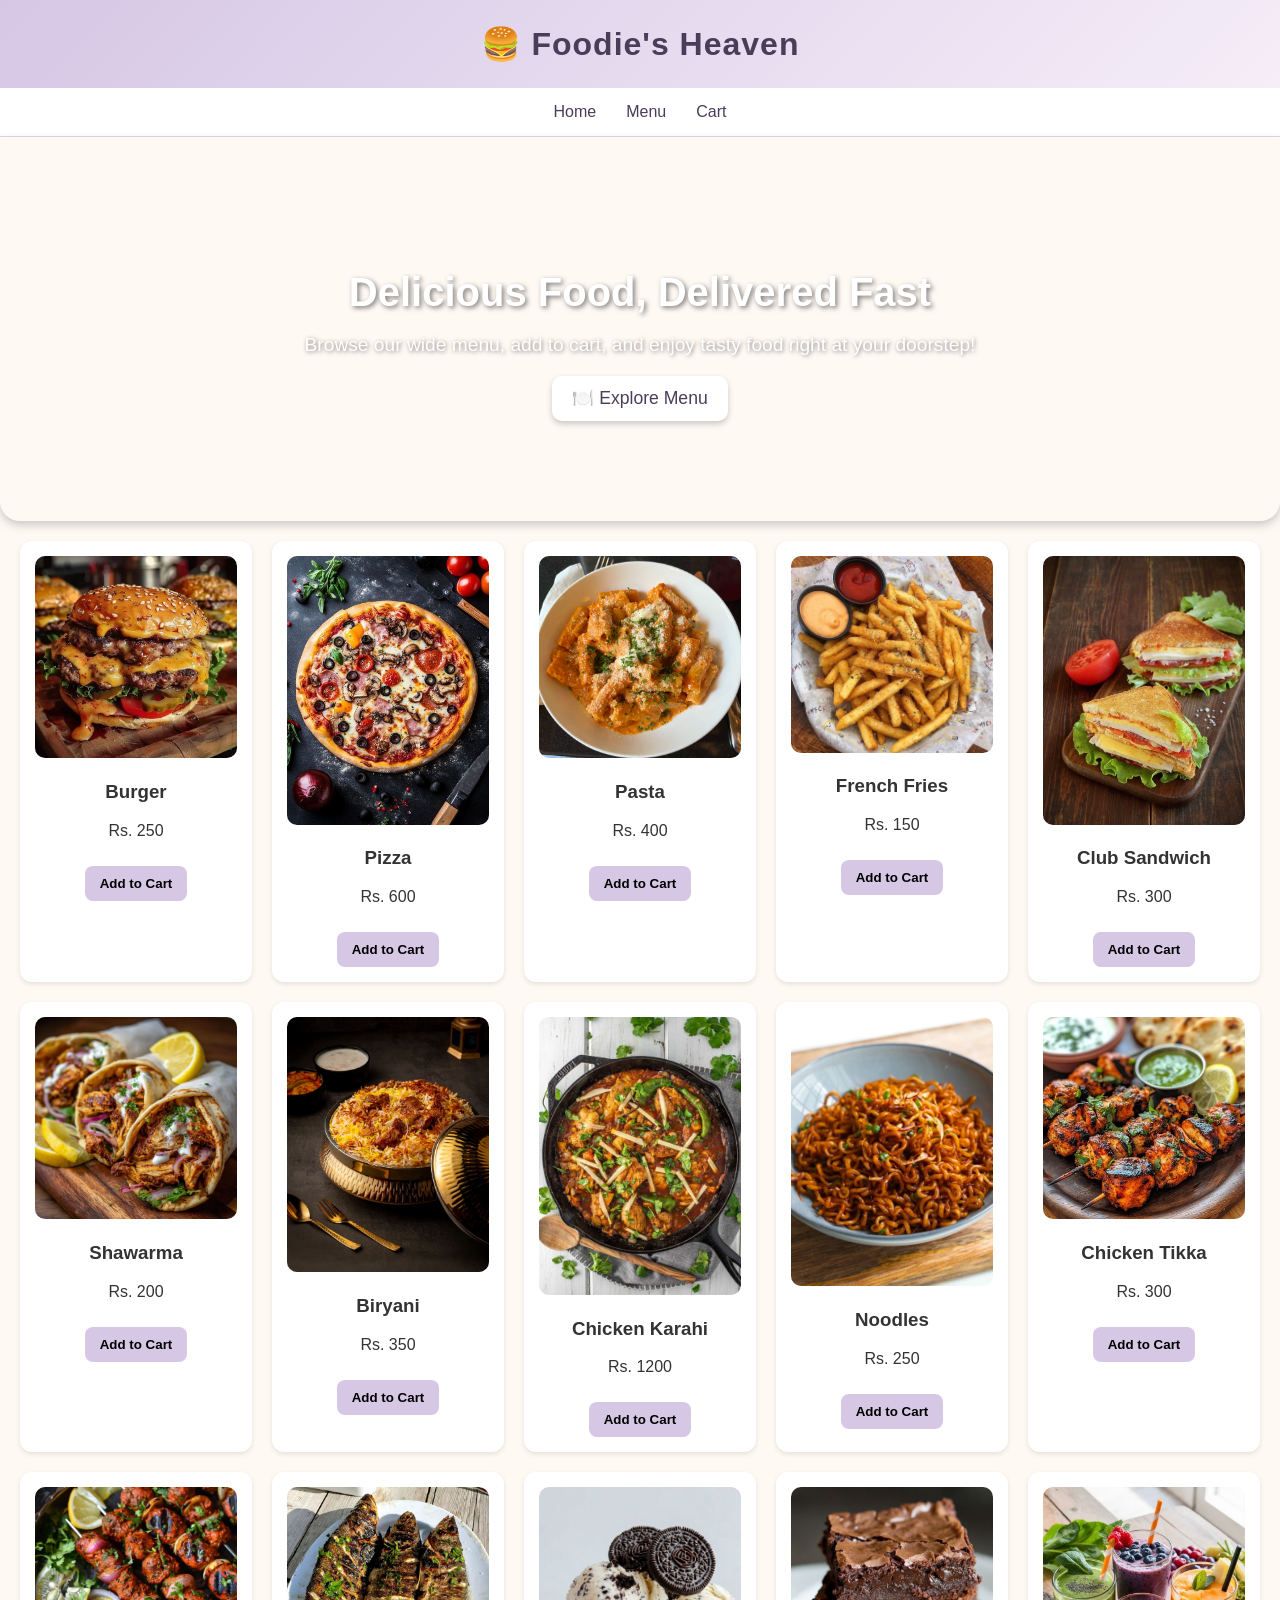
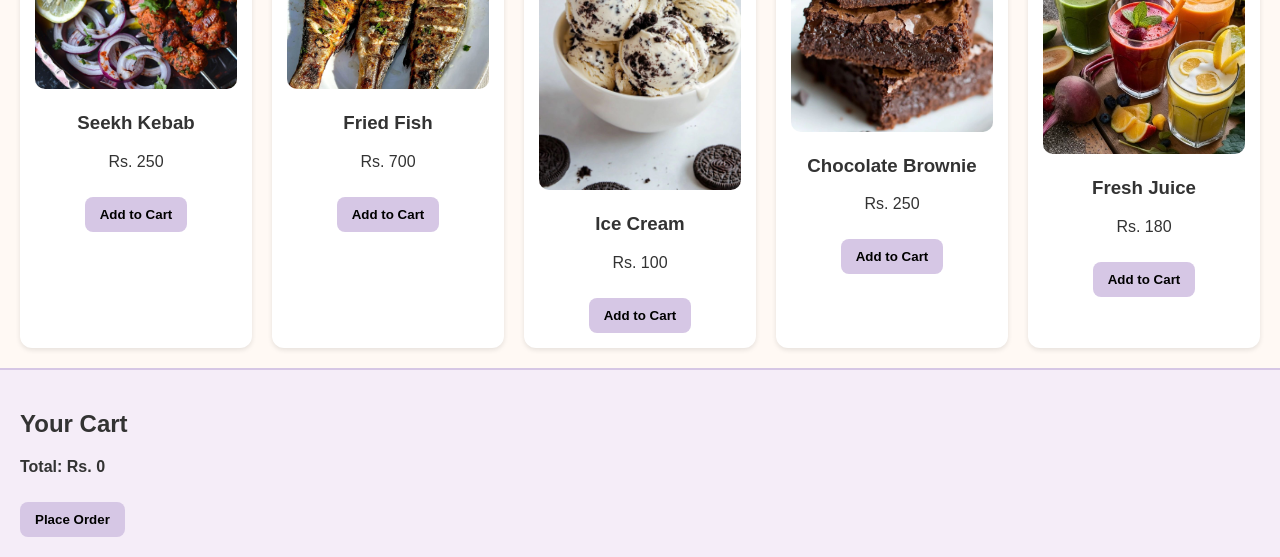
<file: index.html>
<!DOCTYPE html>
<html lang="en">
<head>
  <meta charset="UTF-8" />
  <meta name="viewport" content="width=device-width, initial-scale=1.0" />
  <title>Food Ordering Website</title>
  <link rel="stylesheet" href="style.css">
  <style>
    header {
      background: linear-gradient(135deg, #d6c7e5, #f5edf8);
      padding: 25px;
      text-align: center;
      font-size: 2rem;
      font-weight: bold;
      color: #4a3d59;
      box-shadow: 0 2px 8px rgba(0,0,0,0.1);
      letter-spacing: 1px;
    }
    nav {
      background: white;
      display: flex;
      justify-content: center;
      gap: 30px;
      padding: 15px 0;
      border-bottom: 1px solid #e0d4ef;
      font-weight: bold;
    }
    nav a {
      text-decoration: none;
      color: #4a3d59;
      font-size: 1rem;
      position: relative;
    }
    nav a::after {
      content: "";
      position: absolute;
      width: 0%;
      height: 2px;
      background: #d6c7e5;
      left: 0;
      bottom: -5px;
      transition: 0.3s;
    }
    nav a:hover::after {
      width: 100%;
    }
    .home {
      background: url('https://images.unsplash.com/photo-1600891964599-f61ba0e24092?ixlib=rb-4.0.3&auto=format&fit=crop&w=1200&q=80') center/cover no-repeat;
      color: white;
      text-align: center;
      padding: 100px 20px;
      border-radius: 0 0 20px 20px;
      box-shadow: 0 4px 10px rgba(0,0,0,0.2);
    }
    .hero h1 {
      font-size: 2.5rem;
      margin-bottom: 10px;
      text-shadow: 2px 2px 5px rgba(0,0,0,0.5);
    }
    .hero p {
      font-size: 1.2rem;
      margin-bottom: 20px;
      text-shadow: 1px 1px 4px rgba(0,0,0,0.5);
    }
    .hero button {
      background-color: #fff;
      color: #4a3d59;
      font-size: 1.1rem;
      border: none;
      padding: 12px 20px;
      border-radius: 10px;
      cursor: pointer;
      box-shadow: 0 3px 6px rgba(0,0,0,0.2);
      transition: transform 0.2s ease;
    }
    .hero button:hover {
      transform: scale(1.05);
    }
  </style>
</head>
<body>
  <header>🍔 Foodie's Heaven</header>
  <nav>
    <a href="#home">Home</a>
    <a href="#menu">Menu</a>
    <a href="#cart">Cart</a>
  </nav>

  <!-- Home Section -->
  <section class="home" id="home">
    <div class="hero">
      <h1>Delicious Food, Delivered Fast</h1>
      <p>Browse our wide menu, add to cart, and enjoy tasty food right at your doorstep!</p>
      <button onclick="document.getElementById('menu').scrollIntoView({behavior:'smooth'});">
        🍽️ Explore Menu
      </button>
    </div>
  </section>

  <!-- Menu Section -->
<section class="menu" id="menu">
  <div class="item">
    <img src="burger.JPG" alt="Burger">
    <h3>Burger</h3>
    <p>Rs. 250</p>
    <button class="add-btn" onclick="addToCart('Burger',250)">Add to Cart</button>
  </div>
  <div class="item">
    <img src="pizza.JPG" alt="Pizza">
    <h3>Pizza</h3>
    <p>Rs. 600</p>
    <button class="add-btn" onclick="addToCart('Pizza',600)">Add to Cart</button>
  </div>
  <div class="item">
    <img src="pasta.JPG" alt="Pasta">
    <h3>Pasta</h3>
    <p>Rs. 400</p>
    <button class="add-btn" onclick="addToCart('Pasta',400)">Add to Cart</button>
  </div>
  <div class="item">
    <img src="fries.JPG" alt="French Fries">
    <h3>French Fries</h3>
    <p>Rs. 150</p>
    <button class="add-btn" onclick="addToCart('French Fries',150)">Add to Cart</button>
  </div>
  <div class="item">
    <img src="sandwich.JPG" alt="Club Sandwich">
    <h3>Club Sandwich</h3>
    <p>Rs. 300</p>
    <button class="add-btn" onclick="addToCart('Club Sandwich',300)">Add to Cart</button>
  </div>
  <div class="item">
    <img src="shawarma.JPG" alt="Shawarma">
    <h3>Shawarma</h3>
    <p>Rs. 200</p>
    <button class="add-btn" onclick="addToCart('Shawarma',200)">Add to Cart</button>
  </div>
  <div class="item">
    <img src="biryani.JPG" alt="Biryani">
    <h3>Biryani</h3>
    <p>Rs. 350</p>
    <button class="add-btn" onclick="addToCart('Biryani',350)">Add to Cart</button>
  </div>
  <div class="item">
    <img src="karahi.JPG" alt="Chicken Karahi">
    <h3>Chicken Karahi</h3>
    <p>Rs. 1200</p>
    <button class="add-btn" onclick="addToCart('Chicken Karahi',1200)">Add to Cart</button>
  </div>
  <div class="item">
    <img src="noodles.JPG" alt="Noodles">
    <h3>Noodles</h3>
    <p>Rs. 250</p>
    <button class="add-btn" onclick="addToCart('Noodles',250)">Add to Cart</button>
  </div>
  <div class="item">
    <img src="tikka.JPG" alt="Chicken Tikka">
    <h3>Chicken Tikka</h3>
    <p>Rs. 300</p>
    <button class="add-btn" onclick="addToCart('Chicken Tikka',300)">Add to Cart</button>
  </div>
  <div class="item">
    <img src="seekh_kebab.JPG" alt="Seekh Kebab">
    <h3>Seekh Kebab</h3>
    <p>Rs. 250</p>
    <button class="add-btn" onclick="addToCart('Seekh Kebab',250)">Add to Cart</button>
  </div>
  <div class="item">
    <img src="fish.JPG" alt="Fried Fish">
    <h3>Fried Fish</h3>
    <p>Rs. 700</p>
    <button class="add-btn" onclick="addToCart('Fried Fish',700)">Add to Cart</button>
  </div>
  <div class="item">
    <img src="icecream.JPG" alt="Ice Cream">
    <h3>Ice Cream</h3>
    <p>Rs. 100</p>
    <button class="add-btn" onclick="addToCart('Ice Cream',100)">Add to Cart</button>
  </div>
  <div class="item">
    <img src="brownie.JPG" alt="Chocolate Brownie">
    <h3>Chocolate Brownie</h3>
    <p>Rs. 250</p>
    <button class="add-btn" onclick="addToCart('Chocolate Brownie',250)">Add to Cart</button>
  </div>
  <div class="item">
    <img src="juice.JPG" alt="Fresh Juice">
    <h3>Fresh Juice</h3>
    <p>Rs. 180</p>
    <button class="add-btn" onclick="addToCart('Fresh Juice',180)">Add to Cart</button>
  </div>
</section>

  <!-- Cart Section -->
  <section class="cart" id="cart">
    <h2>Your Cart</h2>
    <ul id="cart-list"></ul>
    <p><strong>Total: Rs. <span id="cart-total">0</span></strong></p>
    <button class="add-btn" onclick="checkout()">Place Order</button>
  </section>

  <script src="script.js"></script>
</body>
</html>
</file>
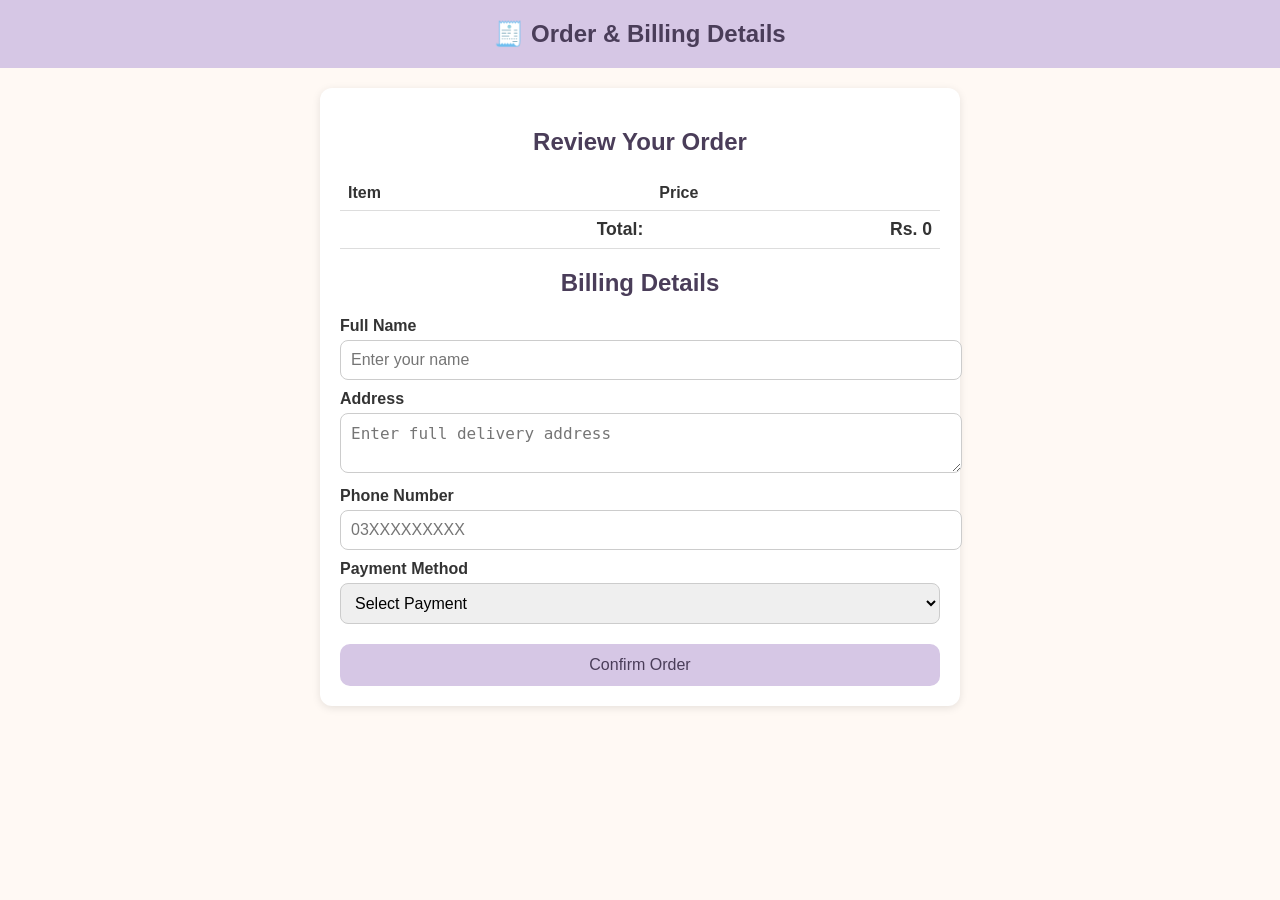
<file: order.html>
<!DOCTYPE html>
<html lang="en">
<head>
  <meta charset="UTF-8" />
  <meta name="viewport" content="width=device-width, initial-scale=1.0" />
  <title>Place Order</title>
  <link rel="stylesheet" href="style.css">
  <style>
    .order-container {
      max-width: 600px;
      margin: 20px auto;
      background: white;
      padding: 20px;
      border-radius: 12px;
      box-shadow: 0 2px 8px rgba(0,0,0,0.1);
    }
    h2 {
      text-align: center;
      color: #4a3d59;
    }
    label {
      font-weight: bold;
      display: block;
      margin-top: 10px;
    }
    input, textarea, select {
      width: 100%;
      padding: 10px;
      margin-top: 5px;
      border-radius: 8px;
      border: 1px solid #ccc;
      font-size: 1rem;
    }
    table {
      width: 100%;
      border-collapse: collapse;
      margin: 15px 0;
    }
    th, td {
      padding: 8px;
      border-bottom: 1px solid #ddd;
      text-align: left;
    }
    .total {
      text-align: right;
      font-weight: bold;
      font-size: 1.1rem;
    }
    .btn-submit {
      display: block;
      width: 100%;
      background: #d6c7e5;
      color: #4a3d59;
      border: none;
      padding: 12px;
      font-size: 1rem;
      border-radius: 10px;
      cursor: pointer;
      margin-top: 20px;
    }
  </style>
</head>
<body>
  <header>🧾 Order & Billing Details</header>
  <div class="order-container">
    <h2>Review Your Order</h2>
    <table id="order-summary">
      <thead>
        <tr><th>Item</th><th>Price</th></tr>
      </thead>
      <tbody></tbody>
      <tfoot>
        <tr><td class="total">Total:</td><td class="total" id="order-total">Rs. 0</td></tr>
      </tfoot>
    </table>

    <h2>Billing Details</h2>
    <form onsubmit="return confirmOrder()">
      <label for="name">Full Name</label>
      <input type="text" id="name" placeholder="Enter your name" required>

      <label for="address">Address</label>
      <textarea id="address" placeholder="Enter full delivery address" required></textarea>

      <label for="phone">Phone Number</label>
      <input type="text" id="phone" placeholder="03XXXXXXXXX" required>

      <label for="payment">Payment Method</label>
      <select id="payment" required>
        <option value="">Select Payment</option>
        <option value="COD">Cash on Delivery</option>
        <option value="Card">Credit/Debit Card</option>
        <option value="Easypaisa">Easypaisa</option>
        <option value="JazzCash">JazzCash</option>
      </select>

      <button class="btn-submit" type="submit">Confirm Order</button>
    </form>
  </div>

  <script>
    // Get cart from localStorage
    const cart = JSON.parse(localStorage.getItem('cart')) || [];
    const tbody = document.querySelector('#order-summary tbody');
    let total = 0;
    cart.forEach(item => {
      const row = document.createElement('tr');
      row.innerHTML = `<td>${item.name}</td><td>Rs. ${item.price}</td>`;
      tbody.appendChild(row);
      total += item.price;
    });
    document.getElementById('order-total').textContent = "Rs. " + total;

    function confirmOrder() {
      if(cart.length === 0) {
        alert('No items in cart!');
        return false;
      }
      alert('✅ Thank you ' + document.getElementById('name').value + '! Your order has been placed successfully.');
      localStorage.removeItem('cart'); // clear cart
      window.location.href = 'index.html';
      return false;
    }
  </script>
</body>
</html>
</file>
<file: style.css>
body {
  margin: 0;
  font-family: 'Segoe UI', sans-serif;
  background-color: #fff9f4;
  color: #333;
}
header {
  background-color: #d6c7e5;
  padding: 20px;
  text-align: center;
  font-size: 1.5rem;
  font-weight: bold;
  color: #4a3d59;
}
nav {
  display: flex;
  justify-content: center;
  gap: 20px;
  background-color: #f5edf8;
  padding: 10px 0;
}
nav a {
  text-decoration: none;
  color: #4a3d59;
  font-weight: 500;
}
.menu {
  display: grid;
  grid-template-columns: repeat(auto-fit, minmax(200px, 1fr));
  gap: 20px;
  padding: 20px;
}
.item {
  background: white;
  border-radius: 12px;
  padding: 15px;
  text-align: center;
  box-shadow: 0 2px 5px rgba(0,0,0,0.1);
}
.item img {
  max-width: 100%;
  border-radius: 10px;
}
.add-btn {
  background-color: #d6c7e5;
  border: none;
  padding: 10px 15px;
  border-radius: 8px;
  margin-top: 10px;
  cursor: pointer;
  font-weight: bold;
}
.cart {
  background-color: #f5edf8;
  padding: 20px;
  border-top: 2px solid #d6c7e5;
}
</file>
